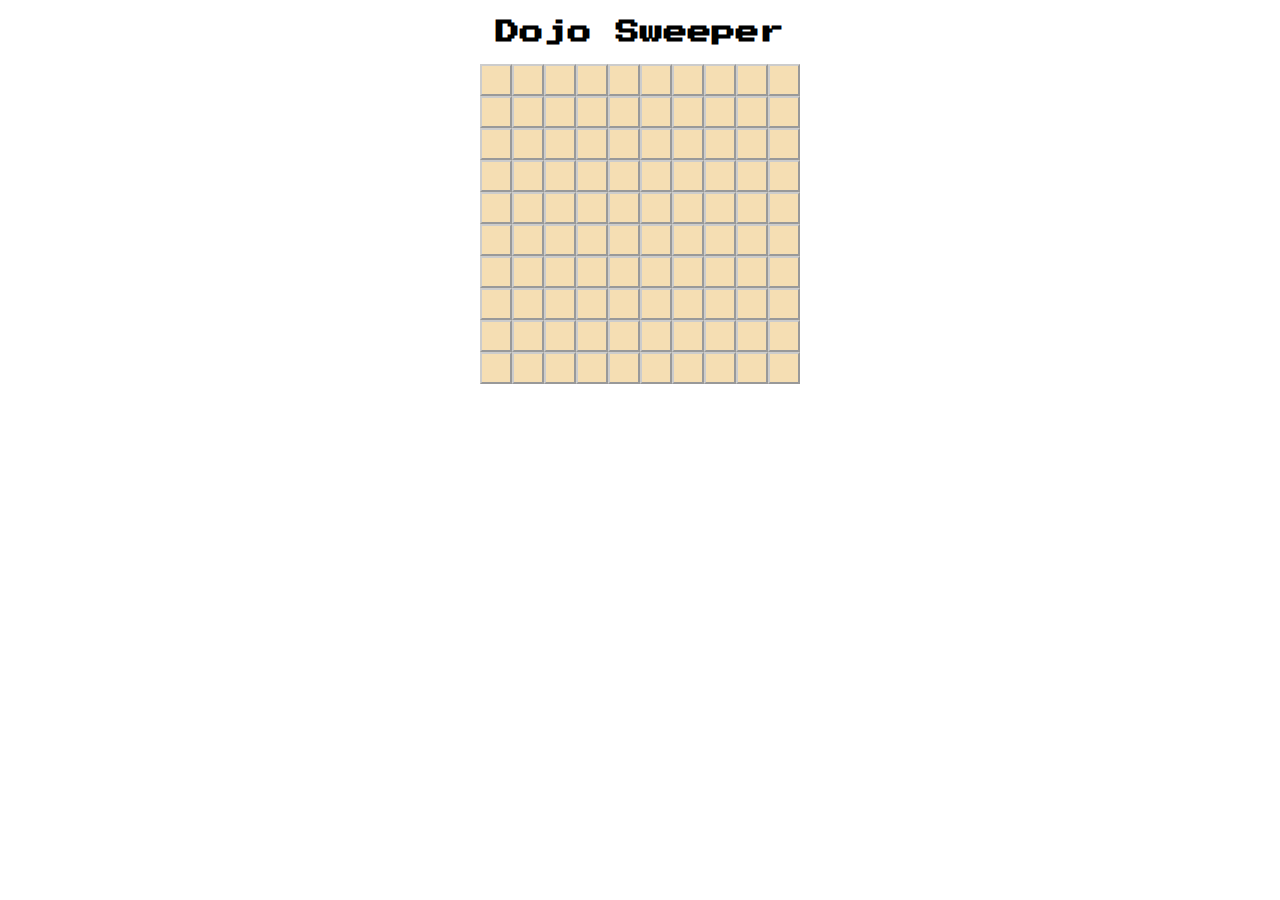
<file: algo1/index.html>
<!DOCTYPE html>
<html lang="en">

<head>
  <meta charset="UTF-8">
  <meta name="viewport" content="width=device-width, initial-scale=1.0">
  <title>Dojo Sweeper</title>
  <link rel="stylesheet" href="game.css">
</head>

<body>
  <h2>Dojo Sweeper<h2>
      <div id="the-dojo">still loading... there may be an error</div>
      <script src="game.js"></script>
</body>

</html>
</file>
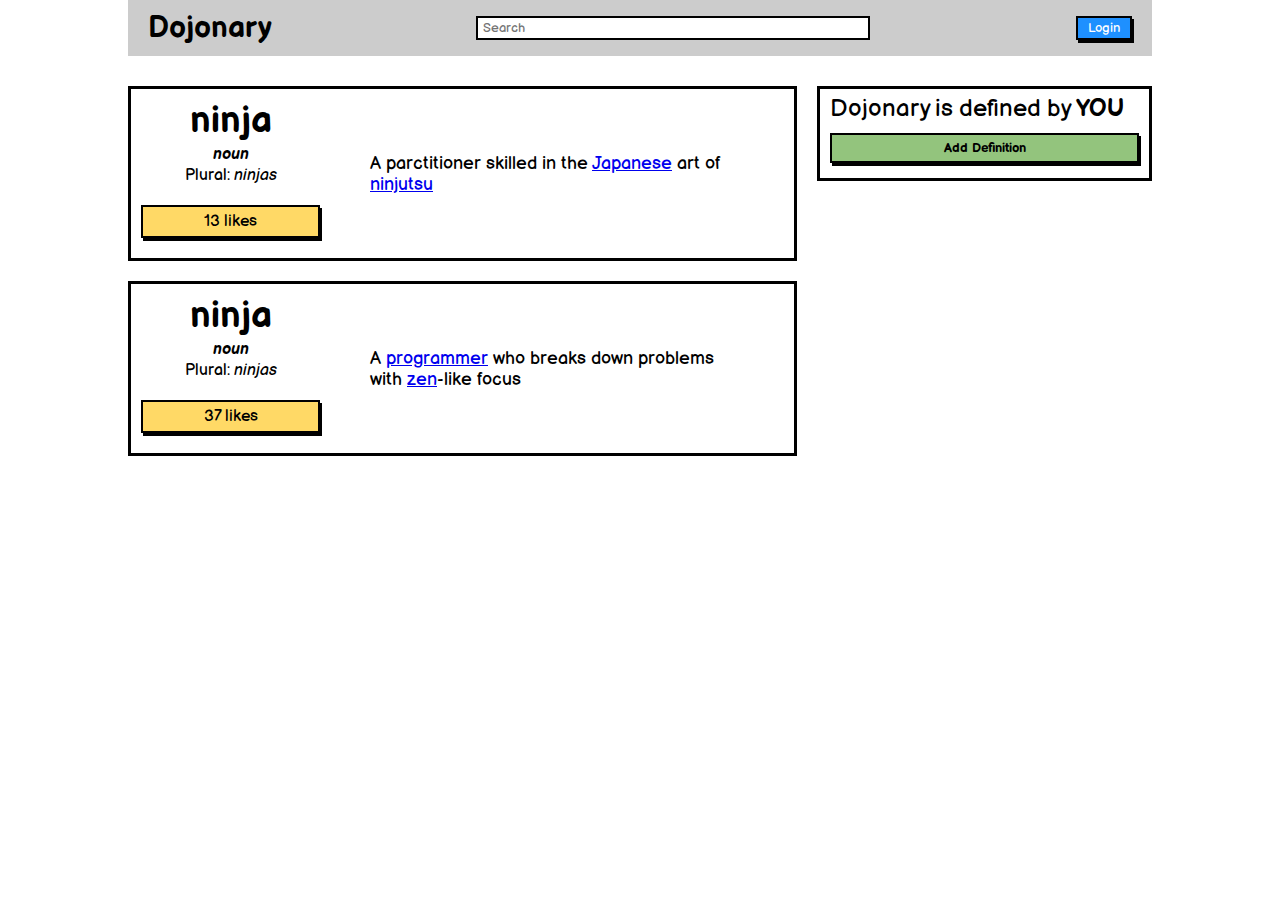
<file: buttonClicker/index.html>
<!DOCTYPE html>
<html lang="en">

<head>
  <meta charset="UTF-8">
  <meta http-equiv="X-UA-Compatible" content="IE=edge">
  <meta name="viewport" content="width=device-width, initial-scale=1.0">
  <title>Button Clicker</title>
  <link rel="stylesheet" href="style.css">
</head>

<body>
  <nav class="nav-bar">
    <h1>Dojonary</h1>
    <div>
      <input type="text" placeholder="Search" id="search-bar">
      <input type="button" id="login-btn" onclick="logButton(this)" value="Login">
    </div>
  </nav>

  <div class="main-body">
    <div class="col-left">
      <div class="card">
        <div class="left-card">
          <div>
            <h2 class="word">ninja</h2>
            <p><strong><em>noun</em></strong></p>
            <p>Plural: <em>ninjas</em></p>
          </div>
          <p class="likes-box" onclick="alert('Ninja was liked')">13 likes</p>
        </div>
        <div class="right-card cent-vert-text">
          <p class="definition">A parctitioner skilled in the <a href="#">Japanese</a> art of <a href="#">ninjutsu</a>
          </p>
        </div>
      </div>
      <div class="card">
        <div class="left-card">
          <div>
            <h2 class="word">ninja</h2>
            <p><strong><em>noun</em></strong></p>
            <p>Plural: <em>ninjas</em></p>
          </div>
          <p class="likes-box" onclick="alert('Ninja was liked')">37 likes</p>
        </div>
        <div class="right-card cent-vert-text">
          <p class="definition">A <a href="#">programmer</a> who breaks down problems with <a href="#">zen</a>-like
            focus</p>
        </div>
      </div>
    </div>

    <div class="col-right">
      <div class="card">
        <p id="define-word-title">Dojonary is defined by <strong>YOU</strong></p>
        <button class="add-definition-box" onclick="addDefButton(this)">Add Definition</button>
      </div>
    </div>

  </div>


  <script src="script.js"></script>
</body>

</html>
</file>
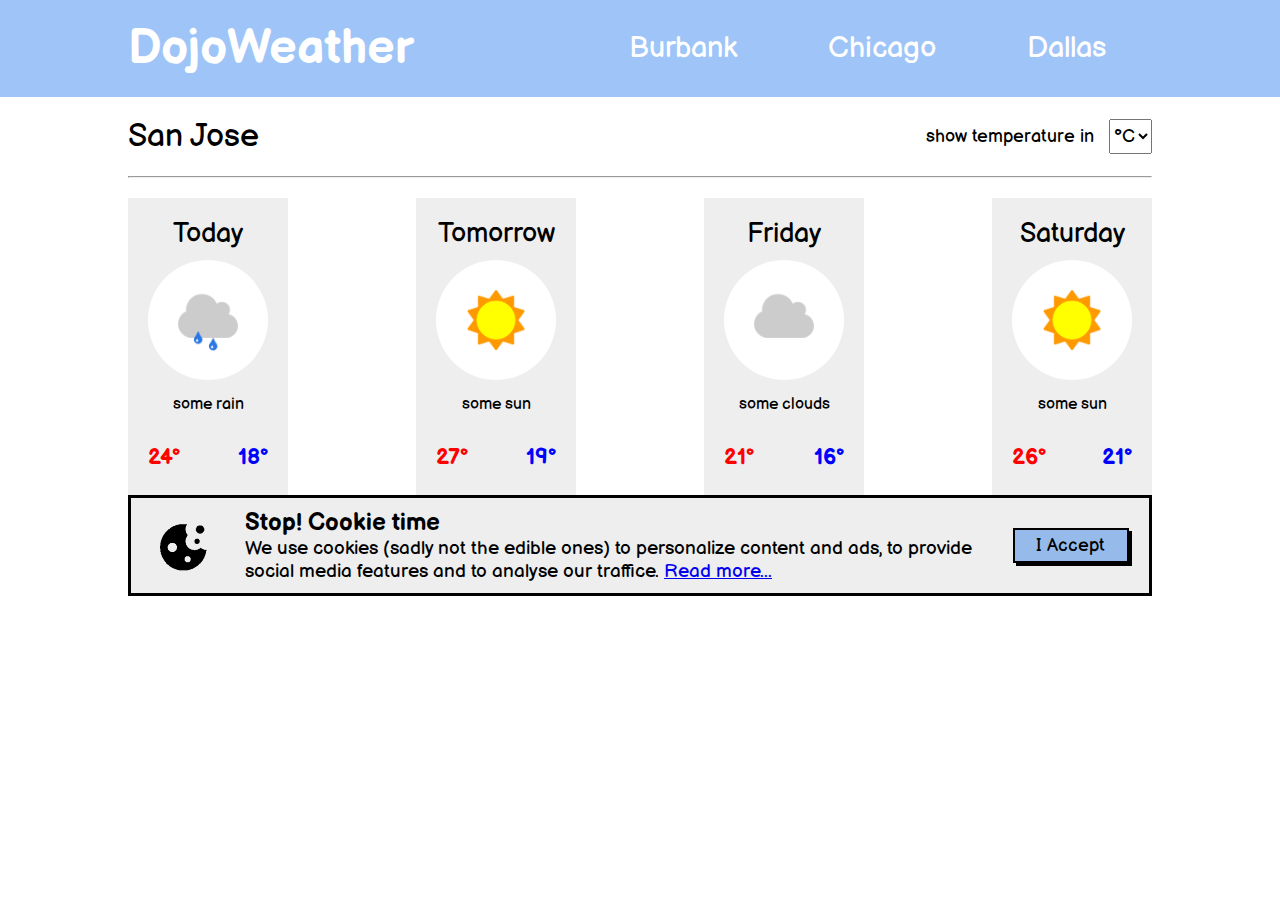
<file: dojoWeather/index.html>
<!DOCTYPE html>
<html lang="en">

<head>
  <meta charset="UTF-8">
  <meta http-equiv="X-UA-Compatible" content="IE=edge">
  <meta name="viewport" content="width=device-width, initial-scale=1.0">
  <title>Weather Forecast</title>
  <link rel="stylesheet" href="style.css">
</head>

<body>
  <header>
    <h1>DojoWeather</h1>
    <ul id="cities">
      <li onclick="alert('Loading weather report...')">Burbank</li>
      <li onclick="alert('Loading weather report...')">Chicago</li>
      <li onclick="alert('Loading weather report...')">Dallas</li>
    </ul>
  </header>

  <main>
    <div id="main-header">
      <h2 id="current-city">San Jose</h2>
      <div id="tempCorF">
        <p>show temperature in</p>
        <select name="temp" id="temp" onchange="refactoredUpdateTemp(this)">
          <option value="C">&deg;C</option>
          <option value="F">&deg;F</option>
        </select>
      </div>
    </div>
    <hr>

    <div id="main-content">
      <div class="weather-card">
        <h2>Today</h2>
        <img src="./assets/some_rain.png" alt="some rain image">
        <p>some rain</p>
        <div class="high-low-temps">
          <!-- should have put the number in the span(with id) because its easier to target what we ARE changing...not what we are not as below -->
          <!-- <p class="high-temp">24 <span class="hot-degree">&deg;</span></p>
          <p class="low-temp">18 <span class="cold-degree">&deg;</span></p> -->
          <p class="high-temp">24</p>
          <p class="low-temp">18</p>
        </div>
      </div>

      <div class="weather-card">
        <h2>Tomorrow</h2>
        <img src="./assets/some_sun.png" alt="some sun image">
        <p>some sun</p>
        <div class="high-low-temps">
          <!-- <p class="high-temp">27 <span class="hot-degree">&deg;</span></p>
          <p class="low-temp">19 <span class="cold-degree">&deg;</span></p> -->
          <p class="high-temp">27</p>
          <p class="low-temp">19</p>
        </div>
      </div>

      <div class="weather-card">
        <h2>Friday</h2>
        <img src="./assets/some_clouds.png" alt="some clouds image">
        <p>some clouds</p>
        <div class="high-low-temps">
          <!-- <p class="high-temp">21 <span class="hot-degree">&deg;</span></p>
          <p class="low-temp">16 <span class="cold-degree">&deg;</span></p> -->
          <p class="high-temp">21</p>
          <p class="low-temp">16</p>
        </div>
      </div>

      <div class="weather-card">
        <h2>Saturday</h2>
        <img src="./assets/some_sun.png" alt="some sun image">
        <p>some sun</p>
        <div class="high-low-temps">
          <!-- <p class="high-temp">26 <span class="hot-degree">&deg;</span></p>
          <p class="low-temp">21 <span class="cold-degree">&deg;</span></p> -->
          <p class="high-temp">26</p>
          <p class="low-temp">21</p>
        </div>
      </div>
    </div>
  </main>

  <div id="cookie">
    <img src="./assets/cookie.png" alt="cookie image">
    <p><strong id="cookie-title">Stop! Cookie time</strong><br>We use cookies (sadly not the edible ones) to personalize
      content and ads,
      to provide social media features and to analyse our traffice. <a href="#">Read more...</a></p>
    <button onclick="hideBox()">I Accept</button>
  </div>




  <script src="script.js"></script>
</body>

</html>
</file>
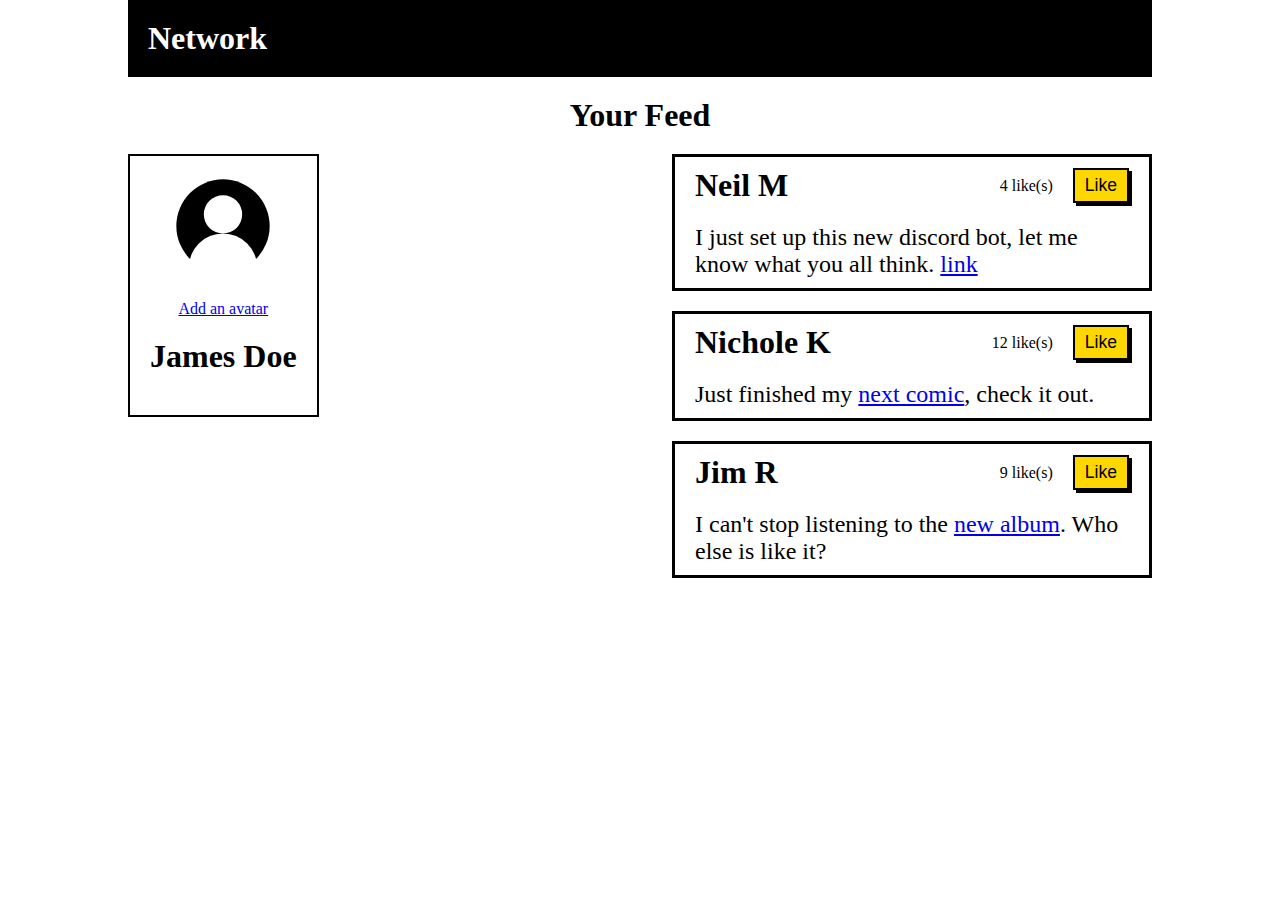
<file: likes/index.html>
<!DOCTYPE html>
<html lang="en">

<head>
  <meta charset="UTF-8">
  <meta http-equiv="X-UA-Compatible" content="IE=edge">
  <meta name="viewport" content="width=device-width, initial-scale=1.0">
  <title>Likes</title>
  <link rel="stylesheet" href="style.css">
</head>

<body>
  <header>
    <h2>Network</h2>
  </header>
  <h1>Your Feed</h1>
  <div id="main-content">
    <div class="col-left">
      <div class="profile-card">
        <img src="userImg.svg" alt="user icon">
        <a href="#" id="avatar-link">Add an avatar</a>
        <h2>James Doe</h2>
      </div>
    </div>
    <div class="col-right">
      <div class="card">
        <div class="card-header">
          <h2>Neil M</h2>
          <div>
            <p id="likes1">4 like(s)</p>
            <button onclick="increaseLikes(this)">Like</button>
          </div>
        </div>
        <p>I just set up this new discord bot, let me know what you all think. <a href="#">link</a></p>
      </div>

      <div class="card">
        <div class="card-header">
          <h2>Nichole K</h2>
          <div>
            <p id="likes2">12 like(s)</p>
            <button onclick="increaseLikes(this)">Like</button>
          </div>
        </div>
        <p>Just finished my <a href="#">next comic</a>, check it out.</p>
      </div>

      <div class="card">
        <div class="card-header">
          <h2>Jim R</h2>
          <div>
            <p id="likes3">9 like(s)</p>
            <button onclick="increaseLikes(this)">Like</button>
          </div>
        </div>
        <p>I can't stop listening to the <a href="#">new album</a>. Who else is like it?</p>
      </div>

    </div>
  </div>


  <script src="script.js"></script>
</body>

</html>
</file>
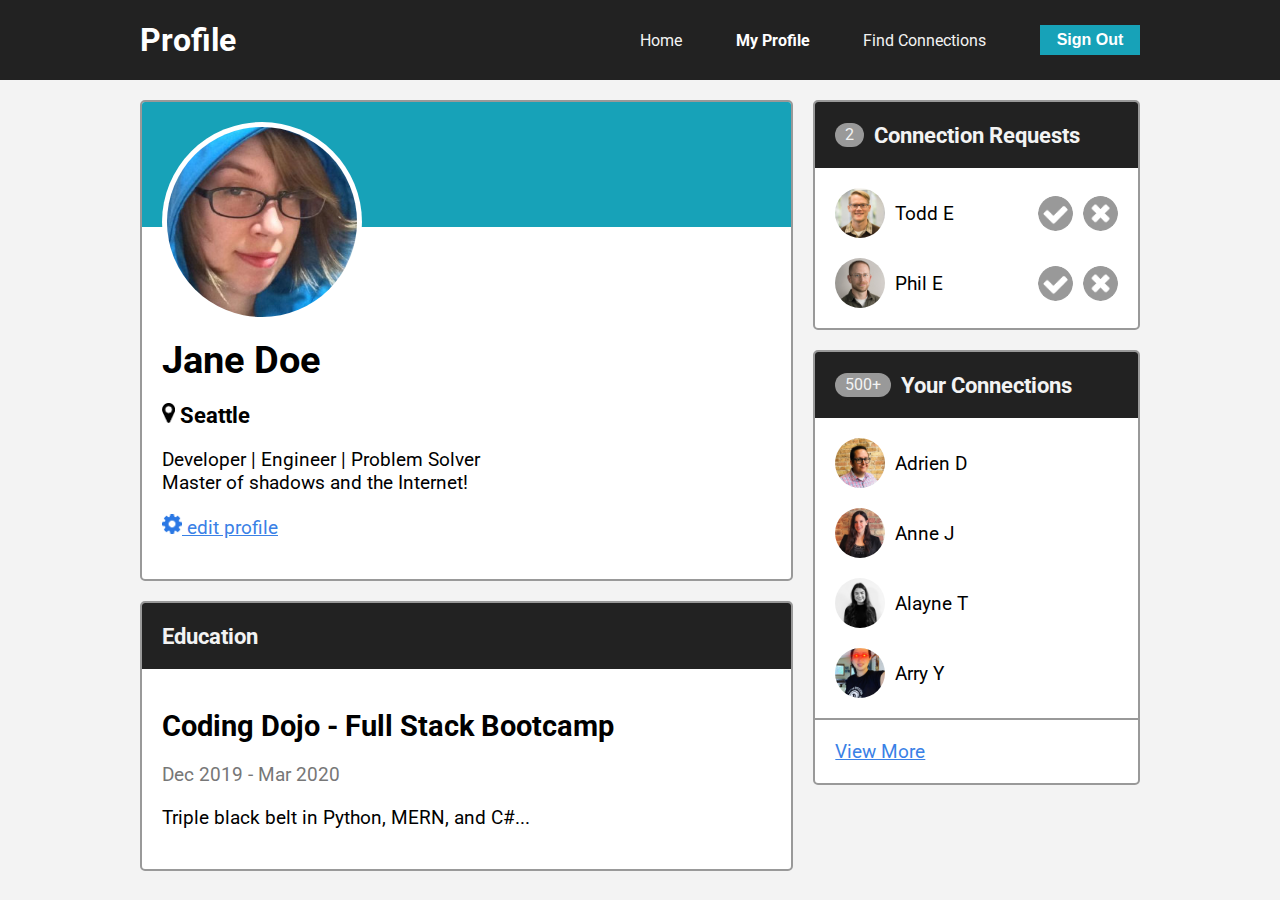
<file: profile-page/index.html>
<!DOCTYPE html>
<html lang="en">

<head>
    <meta charset="UTF-8">
    <meta name="viewport" content="width=device-width, initial-scale=1.0">
    <title>Profile Page</title>
    <link rel="stylesheet" href="style.css">
    <link rel="preconnect" href="https://fonts.gstatic.com">
    <link href="https://fonts.googleapis.com/css2?family=Roboto&display=swap" rel="stylesheet">
</head>

<body>

    <!-- navbar -->
    <div class="nav">
        <div class="flex-container">
            <h1 class="nav-title">Profile</h1>
            <ul class="nav-links">
                <li><a href="#">Home</a></li>
                <li><a href="#" class="active">My Profile</a></li>
                <li><a href="#">Find Connections</a></li>
                <li><button class="btn">Sign Out</button></li>
            </ul>
        </div>
    </div>

    <!-- main -->
    <div class="flex-container main">

        <!-- 2/3 width column -->
        <div class="col-2">

            <!-- user info card -->
            <div class="card user-card">
                <div class="card-header">
                    <img src="images/jane-m.jpg" alt="jane" class="avatar-m">
                </div>
                <div class="card-body">
                    <h1>Jane Doe</h1>
                    <h3><img src="icons/map-marker.png" alt="pin" class="icon-s"> Seattle</h3>
                    <p>Developer | Engineer | Problem Solver<br>
                        Master of shadows and the Internet!</p>
                    <p><a href="#" onclick="changeName()"><img src="icons/gear.png" alt="gear" class="icon-s"
                                onclick="changeName()"> edit
                            profile</a></p>
                </div>
            </div>

            <!-- user education card -->
            <div class="card">
                <div class="card-header">
                    <h3>Education</h3>
                </div>
                <div class="card-body">
                    <h2>Coding Dojo - Full Stack Bootcamp</h2>
                    <p class="dates">Dec 2019 - Mar 2020</p>
                    <p>Triple black belt in Python, MERN, and C#...</p>
                </div>
            </div>

        </div>

        <!-- 1/3 width column -->
        <div class="col-1">

            <!-- connection requests card -->
            <div class="card">
                <div class="card-header">
                    <span class="badge">2</span>
                    <h3>Connection Requests</h3>
                </div>
                <ul class="card-list">
                    <li class="card-list-item">
                        <span>
                            <img src="images/todd-s.jpg" alt="todd" class="avatar-s">
                            Todd E
                        </span>
                        <span>
                            <img src="icons/accept-circle.png" alt="accept" class="icon"
                                onclick="approveConnection(this)">
                            <img src="icons/close-circle.png" alt="close" class="icon" onclick="removeConnection(this)">
                        </span>
                    </li>
                    <li class="card-list-item">
                        <span>
                            <img src="images/phil-s.jpg" alt="phil" class="avatar-s">
                            Phil E
                        </span>
                        <span>
                            <img src="icons/accept-circle.png" alt="accept" class="icon"
                                onclick="approveConnection(this)">
                            <img src="icons/close-circle.png" alt="close" class="icon" onclick="removeConnection(this)">
                        </span>
                    </li>
                </ul>
            </div>

            <!-- your connections card -->
            <div class="card">
                <div class="card-header">
                    <span class="badge">500+</span>
                    <h3>Your Connections</h3>
                </div>
                <ul class="card-list">
                    <li class="card-list-item start">
                        <img src="images/adrien-s.jpg" alt="adrien" class="avatar-s">
                        Adrien D
                    </li>
                    <li class="card-list-item start">
                        <img src="images/anne-s.jpg" alt="anne" class="avatar-s">
                        Anne J
                    </li>
                    <li class="card-list-item start">
                        <img src="images/alayne-s.jpg" alt="alayne" class="avatar-s">
                        Alayne T
                    </li>
                    <li class="card-list-item start">
                        <img src="images/arry-s.jpg" alt="arry" class="avatar-s">
                        Arry Y
                    </li>
                </ul>
                <div class="card-footer">
                    <a href="#">View More</a>
                </div>
            </div>

        </div>
    </div>

    <script src="script.js"></script>
</body>

</html>
</file>
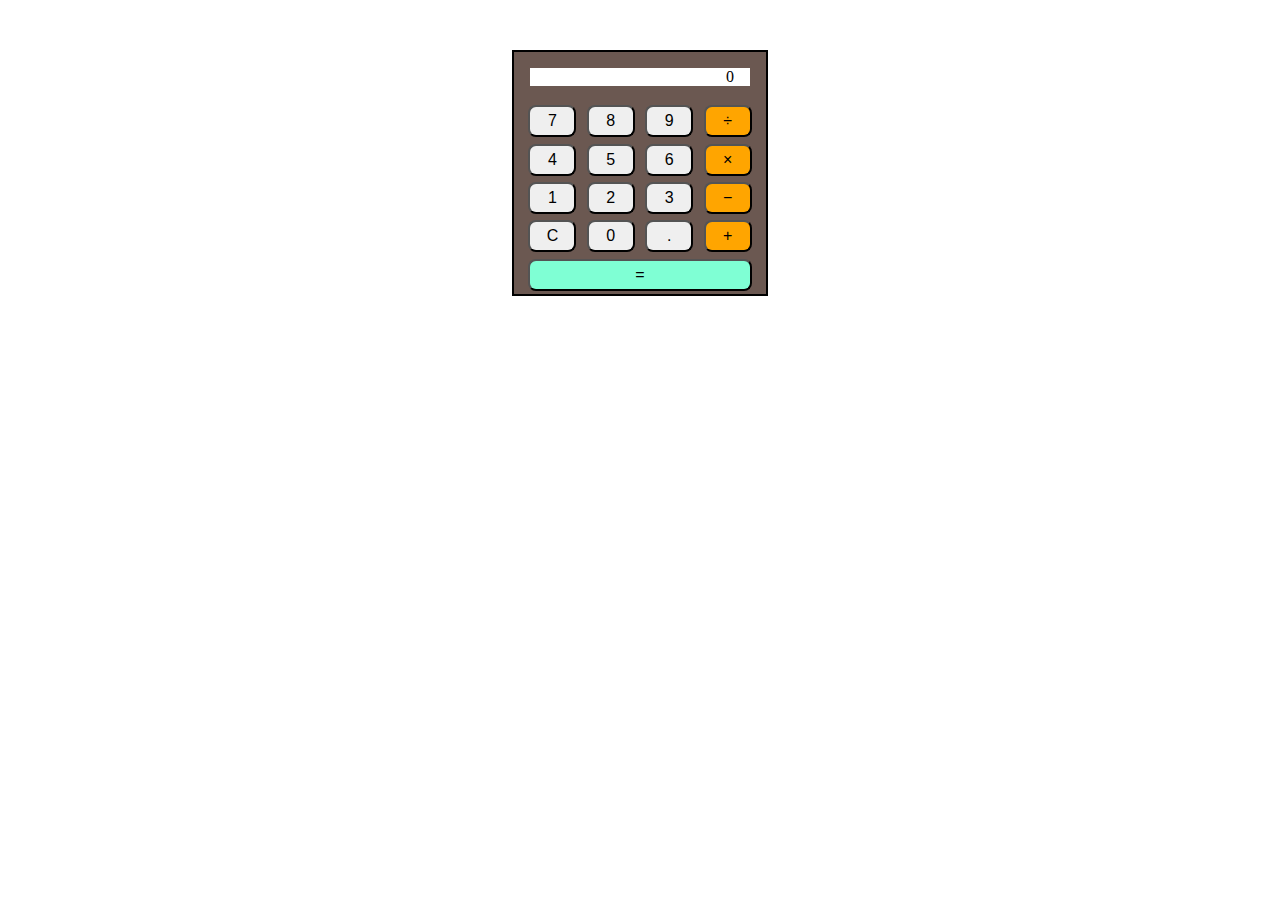
<file: AdvancedTopics/calculator/index.html>
<!DOCTYPE html>
<html lang="en">

<head>
  <meta charset="UTF-8">
  <meta http-equiv="X-UA-Compatible" content="IE=edge">
  <meta name="viewport" content="width=device-width, initial-scale=1.0">
  <title>Calculator</title>
  <link rel="stylesheet" href="style.css">
</head>

<body>
  <div id="calculator">
    <div id="display">0</div>
    <div class="row">
      <button onclick="press(7);">7</button>
      <button onclick="press(8);">8</button>
      <button onclick="press(9);">9</button>
      <button class="operator" onclick="setOP('/');">÷</button>
    </div>
    <div class="row">
      <button onclick="press(4);">4</button>
      <button onclick="press(5);">5</button>
      <button onclick="press(6);">6</button>
      <button class="operator" onclick="setOP('*');">×</button>
    </div>
    <div class="row">
      <button onclick="press(1);">1</button>
      <button onclick="press(2);">2</button>
      <button onclick="press(3);">3</button>
      <button class="operator" onclick="setOP('-');">−</button>
    </div>
    <div class="row">
      <button onclick="clr();">C</button>
      <button onclick="press(0);">0</button>
      <button onclick="press('.');">.</button>
      <button class="operator" onclick="setOP('+');">+</button>
    </div>
    <div class="row">
      <button id="equals" onclick="calculate()">=</button>
    </div>
  </div>
  <script src="script.js"></script>
</body>

</html>
</file>
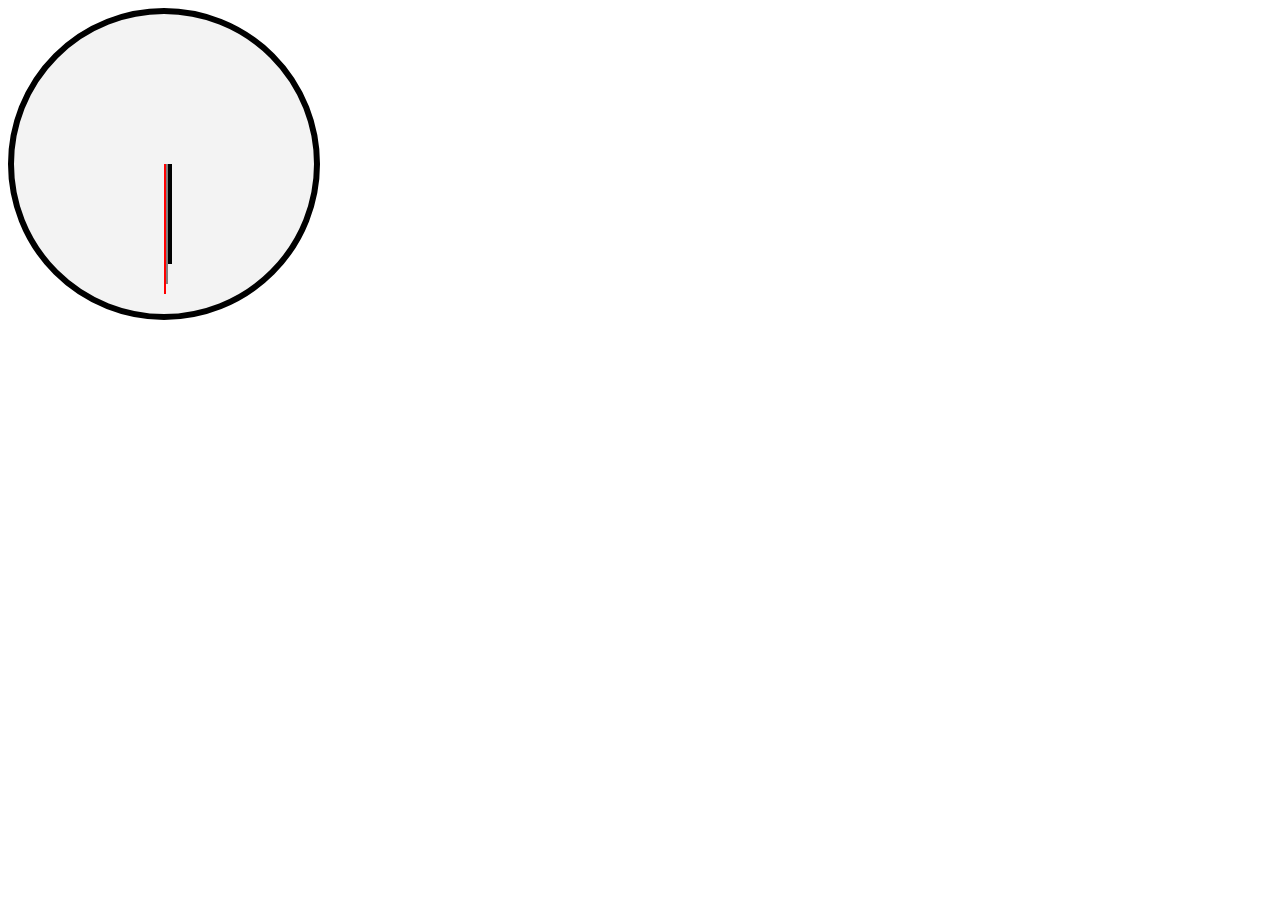
<file: AdvancedTopics/workingClock/index.html>
<!DOCTYPE html>
<html lang="en">

<head>
  <meta charset="UTF-8">
  <meta http-equiv="X-UA-Compatible" content="IE=edge">
  <meta name="viewport" content="width=device-width, initial-scale=1.0">
  <title>Clock</title>
  <link rel="stylesheet" href="style.css">
</head>

<body>
  <div id="face">
    <div id="hour"></div>
    <div id="minutes"></div>
    <div id="seconds"></div>
  </div>


  <script src="script.js"></script>
</body>

</html>
</file>
<file: algo1/game.css>
@import url('https://fonts.googleapis.com/css2?family=Press+Start+2P&display=swap');

* {
  margin: 0;
  padding: 0;
  font-family: 'Press Start 2P', monospace;
}

h2 {
  text-align: center;
  margin: 20px 0;
}

#the-dojo {
  width: 320px;
  margin: 0 auto;
  display: flex;
  flex-wrap: wrap;
}

.tatami {
  background-color: wheat;
  height: 32px;
  width: 32px;
  border: 2px solid #ccc;
  border-right: 2px solid #999;
  border-bottom: 2px solid #999;
}

.tatami:active {
  border: 2px solid #999;
  border-right: 2px solid #ccc;
  border-bottom: 2px solid #ccc;
}
</file>
<file: buttonClicker/style.css>
@import url('https://fonts.googleapis.com/css2?family=Balsamiq+Sans&display=swap');

* {
  margin: 0;
  padding: 0;
  box-sizing: border-box;
  font-family: 'Balsamiq Sans', cursive;
}

body {
  max-width: 80%;
  margin: 0 auto;
}

h1 {
  font-size: 30px;
}

.nav-bar {
  display: flex;
  justify-content: space-between;
  /* without align-items search bar is trying to stretch out */
  align-items: center;
  /* gap: 90px; */
  padding: 10px 20px;
  background-color: #CCCCCC;
  margin-bottom: 30px;
}

.nav-bar>h1 {
  flex: 1
}

.nav-bar>div {
  display: flex;
  justify-content: space-between;
  flex: 2
}

#login-btn {
  padding: 2px 10px;
  border: black solid 2px;
  box-shadow: 2px 3px black;
  background-color: dodgerblue;
  color: white;
}

#search-bar {
  padding: 2px 5px;
  width: 60%;
  border: black solid 2px;
}

/* main body */
.main-body {
  display: flex;
  justify-content: space-between;
  gap: 20px;
}

.col-left {
  flex: 2;
}

.col-right {
  flex: 1
}

/* left column */
.card {
  display: flex;
  justify-content: space-between;
  border: black solid 3px;
  margin-bottom: 20px;
  gap: 40px;
}

.left-card {
  text-align: center;
  padding: 10px;
  flex: 1
}

.left-card>div>* {
  margin-bottom: 2px;
}

.word {
  font-size: 2.3rem;
}

.definition {
  font-size: 1.1rem;
}

.likes-box {
  background-color: #FFD966;
  padding: 5px 0px;
  margin-top: 20px;
  margin-bottom: 10px;
  border: black solid 2px;
  box-shadow: 2px 3px black;
  /* width: 80px; */
}

.right-card {
  align-self: center;
  margin-right: 10%;
  flex: 2
}

.col-right .card {
  display: block;
  border: black solid 3px;
  margin-bottom: 20px;
  padding: 5px 10px;
}

.add-definition-box {
  background-color: #93C47D;
  padding: 5px 0px;
  margin-top: 10px;
  margin-bottom: 10px;
  border: black solid 2px;
  box-shadow: 2px 3px black;
  text-align: center;
  font-weight: bold;
  width: 100%
}

#define-word-title {
  font-size: 1.5rem;
}

/* JS functionality */

.hidden {
  visibility: hidden;
}
</file>
<file: dojoWeather/style.css>
@import url('https://fonts.googleapis.com/css2?family=Balsamiq+Sans&display=swap%27');

* {
  margin: 0;
  padding: 0;
  box-sizing: border-box;
  font-family: 'Balsamiq Sans', cursive;
}

header,
main {
  padding: 20px 10%;
}

h2 {
  font-size: 2rem;
  font-weight: 100;
}

/* site header */
header {
  background-color: #9FC5F8;
  color: white;
  display: flex;
  justify-content: space-between;
}

header>h1 {
  font-size: 3rem;
  flex: 4
}

#cities {
  display: flex;
  justify-content: space-around;
  align-items: center;
  flex: 5;
}

#cities>li {
  list-style: none;
  font-size: 1.8rem;
}

/* end of siteheader */

/* main-seciton header */
#main-header {
  display: flex;
  justify-content: space-between;
  align-items: center;
}

#tempCorF {
  display: flex;
  align-items: center;
  gap: 15px;
}

#tempCorF>* {
  font-size: 1.1rem;
}

select {
  padding: 5px 0px;
}

hr {
  margin: 20px 0px;
  ;
}

/* end of main-seciton header */

/* main weather area */
#main-content {
  display: flex;
  justify-content: space-between;
  flex-wrap: wrap;
}

.weather-card {
  background-color: #EEEEEE;
  text-align: center;
  padding: 20px;
}

.weather-card>img {
  width: 120px;
  height: 120px;
  border-radius: 50%;
}

.weather-card>h2 {
  font-size: 1.7rem;
}

.weather-card>* {
  margin-bottom: 10px;
}

.high-low-temps {
  display: flex;
  justify-content: space-between;
  margin-top: 30px
}

.high-temp,
.hot-degree {
  font-size: 1.4rem;
  font-weight: bold;
  color: red
}

.low-temp,
.cold-degree {
  font-size: 1.4rem;
  font-weight: bold;
  color: blue
}

.high-temp::after,
.low-temp::after {
  content: "\00b0";
}


/* main weather area end */

/* cookie  */
#cookie {
  display: flex;
  justify-content: space-between;
  align-items: center;
  gap: 30px;
  margin: 0 10%;
  padding: 10px 20px;
  border: 3px solid black;
  background-color: #EEEEEE;

  position: fixed;
  top: 55%;
}

#cookie>p {
  font-size: 1.2rem;
  flex: 4;
}

button {
  background-color: #96BAEA;
  border: 2px solid black;
  box-shadow: 3px 3px black;
  flex: .5;
  padding: 5px 10px;
  font-size: 1.1rem;
  min-width: fit-content;
}

#cookie-title {
  font-size: 1.5rem;
}

/* cookie end */
</file>
<file: likes/style.css>
* {
  margin: 0;
  padding: 0;
  box-sizing: border-box;
}

.card {
  border: 3px solid black;
  width: 480px;
  margin: 0px auto 20px auto;
  padding: 10px 20px;
}

header {
  margin-top: 0;
  background-color: black;
  color: white;
  width: 80%;
  margin: 0 auto;
  padding: 20px;
}

h1 {
  text-align: center;
  padding: 20px;
}

.card-header {
  display: flex;
  justify-content: space-between;
  align-items: center;
  margin-bottom: 20px;
}

.card-header>div {
  display: flex;
  justify-content: space-around;
  align-items: center;
  gap: 20px;
}

.card>p {
  font-size: 1.5rem;
}

#likes {
  font-size: 1.3rem;
}

button {
  background-color: gold;
  border: 2px solid black;
  box-shadow: 3px 3px black;
  padding: 5px 10px;
  font-size: 1.1rem;
}

h2 {
  font-size: 2rem;
}

img {
  width: 100px;
}

#avatar-link {
  display: block;
}

#main-content {
  display: flex;
  justify-content: space-between;
  width: 80%;
  margin: 0 auto;
  gap: 20px;
  /* padding: 20px; */
}

.profile-card {
  border: 2px solid black;
  padding: 20px;
  text-align: center;
}

.profile-card>* {
  margin-bottom: 20px;
}
</file>
<file: AdvancedTopics/calculator/style.css>
* {
  margin: 0;
  padding: 0;
  box-sizing: border-box;
}

body {
  margin: 50px 20px;

}

#calculator {
  width: 16rem;
  margin: 0 auto;
  text-align: center;
  border: 2px solid black;
  background-color: rgb(107, 88, 81);
}

.row :last-child {
  background-color: orange;
}

#calculator>:last-child button {
  width: 14rem;
  background-color: aquamarine;
}

.row>* {
  width: 3rem;
  height: 2rem;
  margin: .2rem;
  border-radius: .5rem;
  font-size: 1rem;
}

#display {
  background-color: white;
  margin: 1rem 1rem;
  text-align: end;
  padding-right: 1rem;
}
</file>
<file: AdvancedTopics/workingClock/style.css>
#face {
  background-color: #f3f3f3;
  width: 300px;
  height: 300px;
  border-radius: 50%;
  border: 6px solid black;
  position: relative;
}

#minutes,
#hour,
#seconds {
  position: absolute;
  left: 50%;
  top: 50%;
  transform-origin: top center;
}

#seconds {
  background-color: red;
  height: 130px;
  width: 2px;
  /* transform: rotate(180deg); */
}

#hour {
  background-color: black;
  height: 100px;
  width: 8px;
  /* transform: rotate(270deg); */
}

#minutes {
  background-color: grey;
  height: 120px;
  width: 4px;
  /* transform: rotate(255deg); */
}
</file>
<file: profile-page/style.css>
/* CSS Reset */

* {
    margin: 0;
    padding: 0;
}

/* styles to apply to body */

body {
    background-color: #f3f3f3;
    font-family: 'Roboto', sans-serif;
}

.flex-container {
    width: 1000px;
    margin: 0 auto;
}

.flex-container, .nav-links, .nav {
    display: flex;
    justify-content: space-between;
    align-items: center;
}

.nav {
    height: 80px;
    background-color: #222;
    color: #fff;
    margin-bottom: 20px;
}

.nav-links {
    width: 50%;
    list-style-type: none;
    align-items: center;
}

.nav-links a {
    color: #f3f3f3;
    text-decoration: none;
}

.nav-links a.active {
    color: #fff;
    font-weight: bold;
}

.btn {
    height: 30px;
    width: 100px;
    color: #fff;
    background-color: #17a2b8;
    border: none;
    font-size: 1rem;
    font-weight: bold;
}

.flex-container.main {
    align-items: flex-start;
}

.col-2 {
    flex: 2;
    margin-right: 20px;
}

.col-1 {
    flex: 1;
}

.card {
    background-color: #fff;
    border: 2px solid #999;
    margin-bottom: 20px;
    border-radius: 5px;
    font-size: 1.2rem;
    overflow: hidden;
}


.card-header {
    padding: 20px;
    background-color: #222;
    color: #f3f3f3;
}

.card-header {
    display: flex;
    align-items: center;
}

.card-body {
    padding: 20px;
}

.card-body h1, 
.card-body h2,
.card-body h3,
.card-body p {
    margin: 20px 0px;
}

.user-card .card-header {
    background-color: #17a2b8;
    height: 85px;
    margin-bottom: 70px;
    display: block;
}

.card-footer {
    border-top: 2px solid #999;
    display: flex;
    align-items: center;
    padding: 20px;
}

.avatar-m {
    border-radius: 50%;
    background-color: #fff;
    height: 190px;
    padding: 5px;
}

.icon-s {
    height: 20px;
}

a {
    color: #3a81e6;
}

.dates {
    color: #777;
}

.card-list {
    padding: 0 20px;
    padding-top: 20px;
    list-style-type: none;
}

.card-list-item, 
.card-list-item > * {
    display: flex;
    align-items: center;
}

.card-list-item {
    margin-bottom: 20px;
    justify-content: space-between;
}

.card-list-item.start {
    justify-content: flex-start;
}

.avatar-s, .icon {
    height: 50px;
    border-radius: 50%;
    margin-right: 10px;
}

.icon {
    height: 35px;
}

.icon, .btn {
    cursor: pointer;
}

.icon:last-child {
    margin-right: 0;
}

.badge {
    font-size: 1rem;
    height: 24px;
    line-height: 24px;
    padding: 0 10px;
    background-color: #999;
    border-radius: 12px;
    margin-right: 10px;
}
</file>
